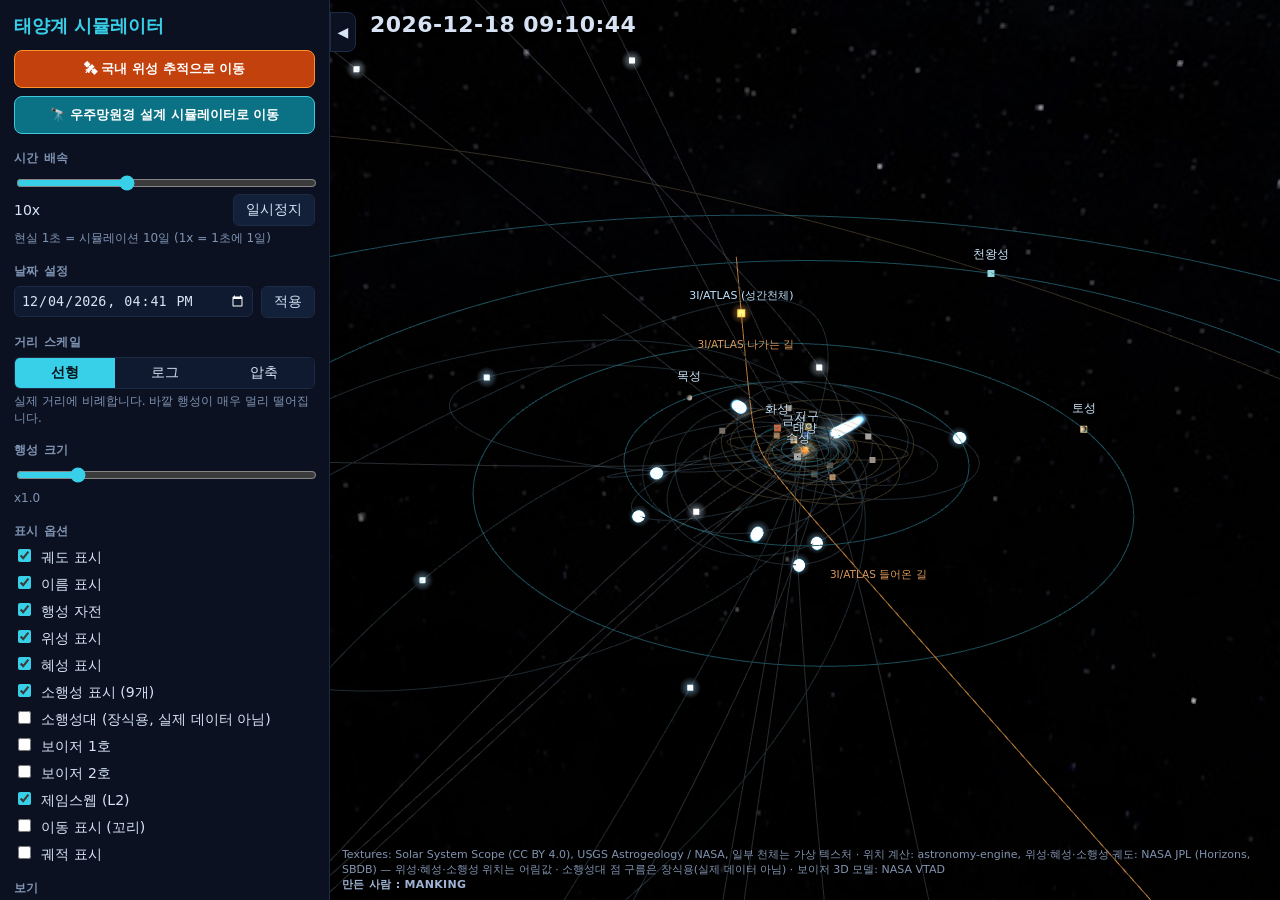
<file: index.html>
<!doctype html>
<html lang="ko">
<head>
  <meta charset="utf-8">
  <meta name="viewport" content="width=device-width, initial-scale=1">
  <title>태양계 시뮬레이터</title>
  <link rel="icon" type="image/png" href="icons/solar-192.png">
  <link rel="apple-touch-icon" href="icons/solar-180.png">
  <link rel="manifest" href="manifest-solar.webmanifest">
  <meta name="theme-color" content="#04060d">
  <link rel="stylesheet" href="style.css">
  <script type="importmap">
  {
    "imports": {
      "three": "./vendor/three/build/three.module.js",
      "three/addons/": "./vendor/three/examples/jsm/"
    }
  }
  </script>
  <script src="vendor/astronomy.browser.js"></script>
</head>
<body>
  <aside id="panel">
    <h1>태양계 시뮬레이터</h1>
    <a class="navbtn to-sat" href="satellites.html">🛰 국내 위성 추적으로 이동</a>
    <a class="navbtn to-tel" href="telescope.html">🔭 우주망원경 설계 시뮬레이터로 이동</a>

    <section>
      <h2>시간 배속</h2>
      <input id="speed" type="range" min="0" max="1000" step="1" value="363">
      <div class="row">
        <span id="speedText">10x</span>
        <button id="pauseBtn" type="button">일시정지</button>
      </div>
      <div class="hint" id="speedHint"></div>
    </section>

    <section>
      <h2>날짜 설정</h2>
      <div class="row">
        <input id="dateInput" type="datetime-local" step="60">
        <button id="applyDate" type="button">적용</button>
      </div>
    </section>

    <section>
      <h2>거리 스케일</h2>
      <div class="seg" id="scaleMode">
        <label><input type="radio" name="scale" value="linear" checked><span>선형</span></label>
        <label><input type="radio" name="scale" value="log"><span>로그</span></label>
        <label><input type="radio" name="scale" value="compress"><span>압축</span></label>
      </div>
      <div class="hint" id="scaleHint"></div>
    </section>

    <section>
      <h2>행성 크기</h2>
      <input id="sizeScale" type="range" min="0.3" max="4" step="0.1" value="1">
      <div class="hint" id="sizeText">x1.0</div>
    </section>

    <section>
      <h2>표시 옵션</h2>
      <div class="checks">
        <label><input type="checkbox" id="optOrbit" checked> 궤도 표시</label>
        <label><input type="checkbox" id="optLabel" checked> 이름 표시</label>
        <label><input type="checkbox" id="optSpin" checked> 행성 자전</label>
        <label><input type="checkbox" id="optMoons" checked> 위성 표시</label>
        <label><input type="checkbox" id="optComets" checked> 혜성 표시</label>
        <label><input type="checkbox" id="optAsteroids" checked> 소행성 표시 (9개)</label>
        <label><input type="checkbox" id="optBelt"> 소행성대 (장식용, 실제 데이터 아님)</label>
        <label><input type="checkbox" id="optVoyager1"> 보이저 1호</label>
        <label><input type="checkbox" id="optVoyager2"> 보이저 2호</label>
        <label><input type="checkbox" id="optJwst" checked> 제임스웹 (L2)</label>
        <label><input type="checkbox" id="optTail"> 이동 표시 (꼬리)</label>
        <label><input type="checkbox" id="optPath"> 궤적 표시</label>
      </div>
    </section>

    <section>
      <h2>보기</h2>
      <button id="resetView" type="button" class="wide">태양계 전체 보기</button>
      <button id="voyagerView" type="button" class="wide" style="margin-top:6px">보이저 뷰 (켜 둔 보이저가 보이게 뒤로 빼기)</button>
      <div class="hint">천체를 누르면 화면에 정보창, 두 번 누르면 따라가며 확대합니다. 혜성·소행성 이름은 고르거나 가까이 가면 보입니다.</div>
    </section>

    <section>
      <h2>천체 정보</h2>
      <div id="cards"></div>
    </section>

    <section>
      <h2>혜성 <span class="hint" style="display:inline">(성간천체 3I/ATLAS 포함)</span></h2>
      <div class="row"><button id="cometsAll" type="button">전체 켜기</button><button id="cometsNone" type="button">전체 끄기</button></div>
      <details class="host" style="margin-top:6px"><summary id="cometSummary">혜성 목록</summary><div id="cometCards" class="cards-in"></div></details>
    </section>

    <section>
      <h2>소행성·왜행성</h2>
      <div class="row"><button id="astAll" type="button">전체 켜기</button><button id="astNone" type="button">전체 끄기</button></div>
      <details class="host" style="margin-top:6px"><summary id="astSummary">소행성 목록</summary><div id="astCards" class="cards-in"></div></details>
      <div class="card" style="margin-top:6px; cursor:default"><div class="name"><span>소행성대 (장식용)</span><span class="badge fictional">장식용</span></div>
        <div class="stats">장식용, 실제 데이터 아님. 시각 연출을 위한 가짜 점 구름입니다(약 4,000개, 2.1~3.3 AU). 실제 소행성은 위 9개만 실제 궤도입니다.</div></div>
    </section>

    <section>
      <h2>탐사선</h2>
      <div id="vgCards"></div>
      <div class="hint">제임스웹 카드의 버튼으로 우주망원경 설계 시뮬레이터(실제 NASA 3D 모델)를 엽니다. 위의 보이저 1호·2호 체크박스로 보이저를 켭니다. 모델: NASA VTAD (쌍둥이 탐사선이라 같은 모델을 복제해 씁니다).</div>
    </section>

    <section>
      <h2>위성 <span class="hint" style="display:inline">(행성에 가까이 가면 나타납니다)</span></h2>
      <div id="moonCards"></div>
    </section>
  </aside>

  <button id="panelToggle" type="button" title="패널 접기/펼치기">◀</button>
  <button id="quickPause" type="button" title="일시정지/재생">⏸</button>

  <main id="stage">
    <div id="simDate"></div>
    <div id="loading"><div id="loadingText">텍스처 불러오는 중…</div><div id="loadingBar"><div id="loadingFill"></div></div></div>
    <div id="status"></div>
    <div id="credits"><details><summary>출처·안내</summary>Textures: Solar System Scope (CC BY 4.0), USGS Astrogeology / NASA, 일부 천체는 가상 텍스처 · 위치 계산: astronomy-engine, 위성·혜성·소행성 궤도: NASA JPL (Horizons, SBDB) — 위성·혜성·소행성 위치는 어림값 · 소행성대 점 구름은 장식용(실제 데이터 아님) · 보이저 3D 모델: NASA VTAD</details><b class="maker">만든 사람 : MANKING</b></div>
    <script>if (matchMedia("(min-width: 801px)").matches) document.querySelector("#credits details").open = true;</script>
  </main>

  <script type="module" src="src/main.js"></script>
  <script>if ('serviceWorker' in navigator) navigator.serviceWorker.register('sw.js').catch(() => {});</script>
</body>
</html>
</file>
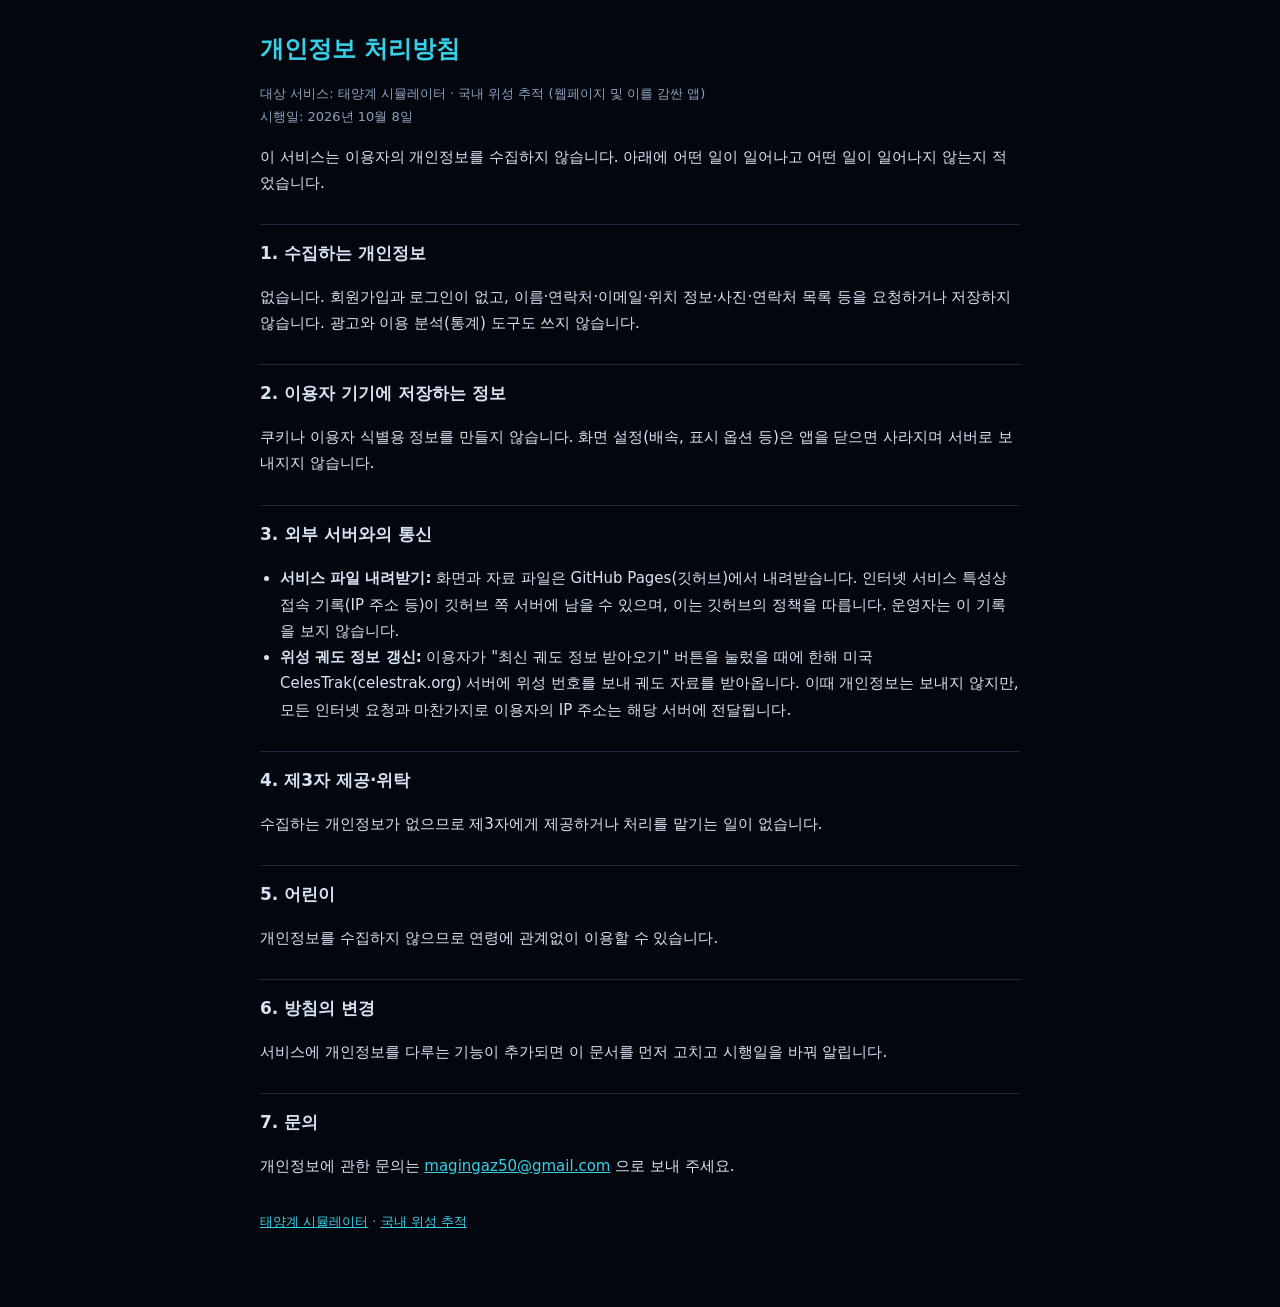
<file: privacy.html>
<!doctype html>
<html lang="ko">
<head>
  <meta charset="utf-8">
  <meta name="viewport" content="width=device-width, initial-scale=1">
  <title>개인정보 처리방침</title>
  <link rel="icon" href="data:,">
  <style>
    :root { --bg:#04060d; --text:#d7e3f4; --dim:#8da0bd; --accent:#38d0e8; --line:#1c2a44; }
    body { margin:0; background:var(--bg); color:var(--text); font-family:"Malgun Gothic","Apple SD Gothic Neo",system-ui,sans-serif; line-height:1.75; }
    main { max-width: 760px; margin: 0 auto; padding: 28px 18px 60px; }
    h1 { font-size: 24px; color: var(--accent); margin: 0 0 4px; }
    h2 { font-size: 17px; margin: 28px 0 6px; padding-top: 14px; border-top: 1px solid var(--line); }
    p, li { font-size: 15px; }
    .dim { color: var(--dim); font-size: 13px; }
    a { color: var(--accent); }
    ul { padding-left: 20px; }
  </style>
</head>
<body>
<main>
  <h1>개인정보 처리방침</h1>
  <p class="dim">대상 서비스: 태양계 시뮬레이터 · 국내 위성 추적 (웹페이지 및 이를 감싼 앱)<br>시행일: 2026년 10월 8일</p>

  <p>이 서비스는 이용자의 개인정보를 수집하지 않습니다. 아래에 어떤 일이 일어나고 어떤 일이 일어나지 않는지 적었습니다.</p>

  <h2>1. 수집하는 개인정보</h2>
  <p>없습니다. 회원가입과 로그인이 없고, 이름·연락처·이메일·위치 정보·사진·연락처 목록 등을 요청하거나 저장하지 않습니다. 광고와 이용 분석(통계) 도구도 쓰지 않습니다.</p>

  <h2>2. 이용자 기기에 저장하는 정보</h2>
  <p>쿠키나 이용자 식별용 정보를 만들지 않습니다. 화면 설정(배속, 표시 옵션 등)은 앱을 닫으면 사라지며 서버로 보내지지 않습니다.</p>

  <h2>3. 외부 서버와의 통신</h2>
  <ul>
    <li><b>서비스 파일 내려받기:</b> 화면과 자료 파일은 GitHub Pages(깃허브)에서 내려받습니다. 인터넷 서비스 특성상 접속 기록(IP 주소 등)이 깃허브 쪽 서버에 남을 수 있으며, 이는 깃허브의 정책을 따릅니다. 운영자는 이 기록을 보지 않습니다.</li>
    <li><b>위성 궤도 정보 갱신:</b> 이용자가 "최신 궤도 정보 받아오기" 버튼을 눌렀을 때에 한해 미국 CelesTrak(celestrak.org) 서버에 위성 번호를 보내 궤도 자료를 받아옵니다. 이때 개인정보는 보내지 않지만, 모든 인터넷 요청과 마찬가지로 이용자의 IP 주소는 해당 서버에 전달됩니다.</li>
  </ul>

  <h2>4. 제3자 제공·위탁</h2>
  <p>수집하는 개인정보가 없으므로 제3자에게 제공하거나 처리를 맡기는 일이 없습니다.</p>

  <h2>5. 어린이</h2>
  <p>개인정보를 수집하지 않으므로 연령에 관계없이 이용할 수 있습니다.</p>

  <h2>6. 방침의 변경</h2>
  <p>서비스에 개인정보를 다루는 기능이 추가되면 이 문서를 먼저 고치고 시행일을 바꿔 알립니다.</p>

  <h2>7. 문의</h2>
  <p>개인정보에 관한 문의는 <a href="mailto:magingaz50@gmail.com">magingaz50@gmail.com</a> 으로 보내 주세요.</p>

  <p class="dim" style="margin-top:32px"><a href="index.html">태양계 시뮬레이터</a> · <a href="satellites.html">국내 위성 추적</a></p>
</main>
</body>
</html>
</file>
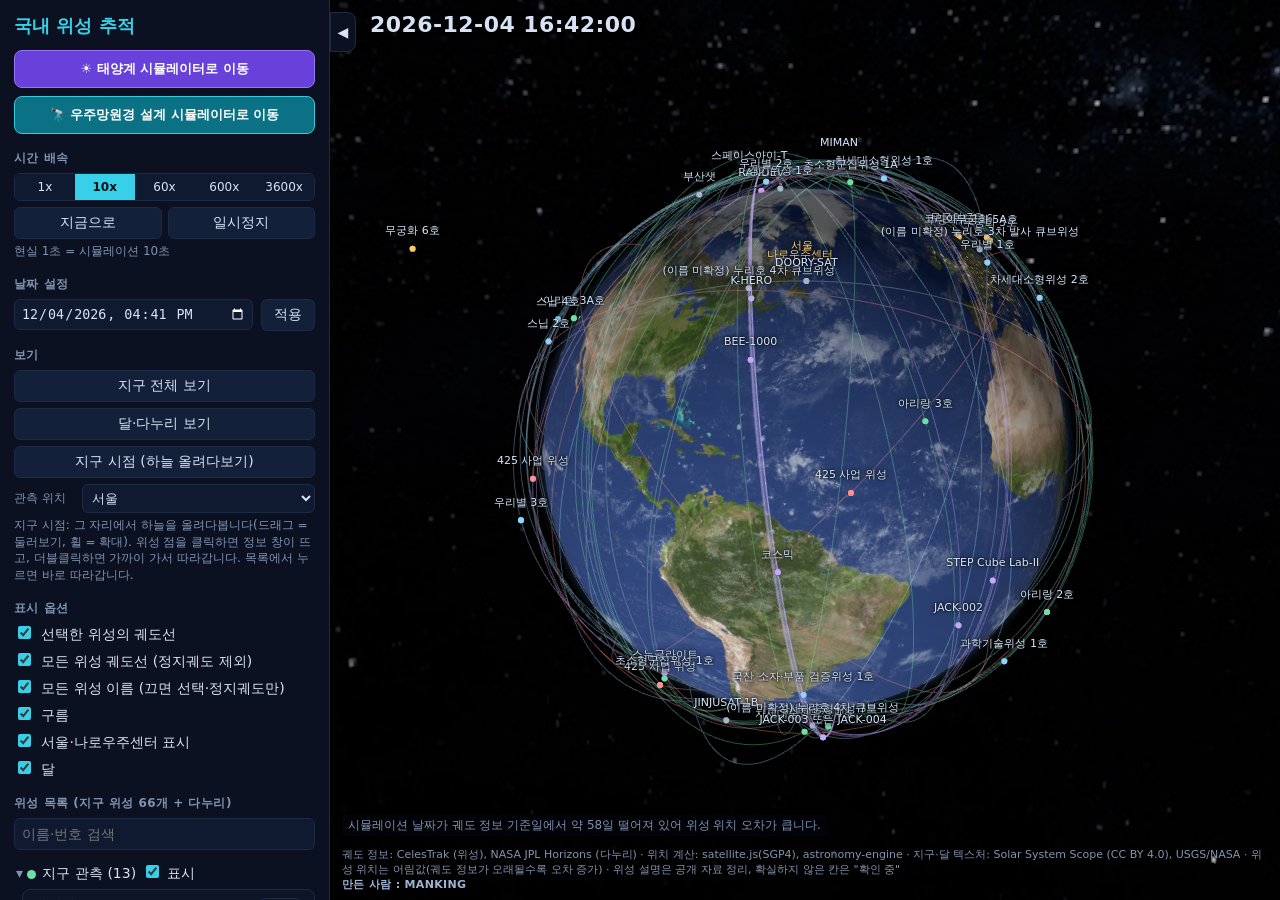
<file: satellites.html>
<!doctype html>
<html lang="ko">
<head>
  <meta charset="utf-8">
  <meta name="viewport" content="width=device-width, initial-scale=1">
  <title>국내 위성 추적</title>
  <link rel="icon" type="image/png" href="icons/sat-192.png">
  <link rel="apple-touch-icon" href="icons/sat-180.png">
  <link rel="manifest" href="manifest-sat.webmanifest">
  <meta name="theme-color" content="#04060d">
  <link rel="stylesheet" href="style.css">
  <link rel="stylesheet" href="satellites.css">
  <script type="importmap">
  {
    "imports": {
      "three": "./vendor/three/build/three.module.js",
      "three/addons/": "./vendor/three/examples/jsm/"
    }
  }
  </script>
  <script src="vendor/astronomy.browser.js"></script>
  <script src="vendor/satellite.min.js"></script>
</head>
<body>
  <aside id="panel">
    <h1>국내 위성 추적</h1>
    <a class="navbtn to-solar" href="index.html">☀ 태양계 시뮬레이터로 이동</a>
    <a class="navbtn to-tel" href="telescope.html">🔭 우주망원경 설계 시뮬레이터로 이동</a>

    <section>
      <h2>시간 배속</h2>
      <div class="seg" id="speedBtns">
        <label><input type="radio" name="spd" value="1"><span>1x</span></label>
        <label><input type="radio" name="spd" value="10" checked><span>10x</span></label>
        <label><input type="radio" name="spd" value="60"><span>60x</span></label>
        <label><input type="radio" name="spd" value="600"><span>600x</span></label>
        <label><input type="radio" name="spd" value="3600"><span>3600x</span></label>
      </div>
      <div class="row" style="margin-top:6px; gap:6px">
        <button id="nowBtn" type="button" style="flex:1">지금으로</button>
        <button id="pauseBtn" type="button" style="flex:1">일시정지</button>
      </div>
      <div class="hint" id="speedHint"></div>
    </section>

    <section>
      <h2>날짜 설정</h2>
      <div class="row">
        <input id="dateInput" type="datetime-local" step="60">
        <button id="applyDate" type="button">적용</button>
      </div>
    </section>

    <section>
      <h2>보기</h2>
      <button id="viewEarth" type="button" class="wide">지구 전체 보기</button>
      <button id="viewMoon" type="button" class="wide" style="margin-top:6px">달·다누리 보기</button>
      <button id="viewGround" type="button" class="wide" style="margin-top:6px">지구 시점 (하늘 올려다보기)</button>
      <div class="row" style="margin-top:6px"><span class="hint" style="margin:0">관측 위치</span><select id="groundPlace" style="flex:1;margin-left:8px"></select></div>
      <div class="hint">지구 시점: 그 자리에서 하늘을 올려다봅니다(드래그 = 둘러보기, 휠 = 확대). 위성 점을 클릭하면 정보 창이 뜨고, 더블클릭하면 가까이 가서 따라갑니다. 목록에서 누르면 바로 따라갑니다.</div>
    </section>

    <section>
      <h2>표시 옵션</h2>
      <div class="checks">
        <label><input type="checkbox" id="optOrbit" checked> 선택한 위성의 궤도선</label>
        <label><input type="checkbox" id="optAllOrbits" checked> 모든 위성 궤도선 (정지궤도 제외)</label>
        <label><input type="checkbox" id="optLabels" checked> 모든 위성 이름 (끄면 선택·정지궤도만)</label>
        <label><input type="checkbox" id="optClouds" checked> 구름</label>
        <label><input type="checkbox" id="optSites" checked> 서울·나로우주센터 표시</label>
        <label><input type="checkbox" id="optMoon" checked> 달</label>
      </div>
    </section>

    <section>
      <h2>위성 목록 <span id="countText" class="hint" style="display:inline"></span></h2>
      <input id="search" type="search" placeholder="이름·번호 검색" autocomplete="off">
      <div id="groups" style="margin-top:6px"></div>
    </section>

    <section>
      <h2>누리호 5차 (2026-10-07) 위성</h2>
      <div class="hint">발사 직후라 궤도 정보(번호)가 아직 올라오지 않았습니다. 올라오면 지도에 나타납니다.</div>
      <div id="pending" style="margin-top:6px"></div>
    </section>

    <section>
      <h2>궤도 정보</h2>
      <div class="hint" id="dataInfo"></div>
      <button id="refreshBtn" type="button" class="wide" style="margin-top:6px">최신 궤도 정보 받아오기 (CelesTrak)</button>
      <div class="hint" id="refreshStatus"></div>
    </section>
  </aside>

  <button id="panelToggle" type="button" title="패널 접기/펼치기">◀</button>
  <button id="quickPause" type="button" title="일시정지/재생">⏸</button>

  <main id="stage">
    <div id="simDate"></div>
    <div id="infoCard" class="infocard popup" hidden></div>
    <div id="loading"><div id="loadingText">지구 텍스처 불러오는 중…</div><div id="loadingBar"><div id="loadingFill"></div></div></div>
    <div id="status"></div>
    <div id="credits"><details><summary>출처·안내</summary>궤도 정보: CelesTrak (위성), NASA JPL Horizons (다누리) · 위치 계산: satellite.js(SGP4), astronomy-engine · 지구·달 텍스처: Solar System Scope (CC BY 4.0), USGS/NASA · 위성 위치는 어림값(궤도 정보가 오래될수록 오차 증가) · 위성 설명은 공개 자료 정리, 확실하지 않은 칸은 "확인 중"</details><b class="maker">만든 사람 : MANKING</b></div>
    <script>if (matchMedia("(min-width: 801px)").matches) document.querySelector("#credits details").open = true;</script>
  </main>

  <script type="module" src="src/sat/main.js"></script>
  <script>if ('serviceWorker' in navigator) navigator.serviceWorker.register('sw.js').catch(() => {});</script>
</body>
</html>
</file>
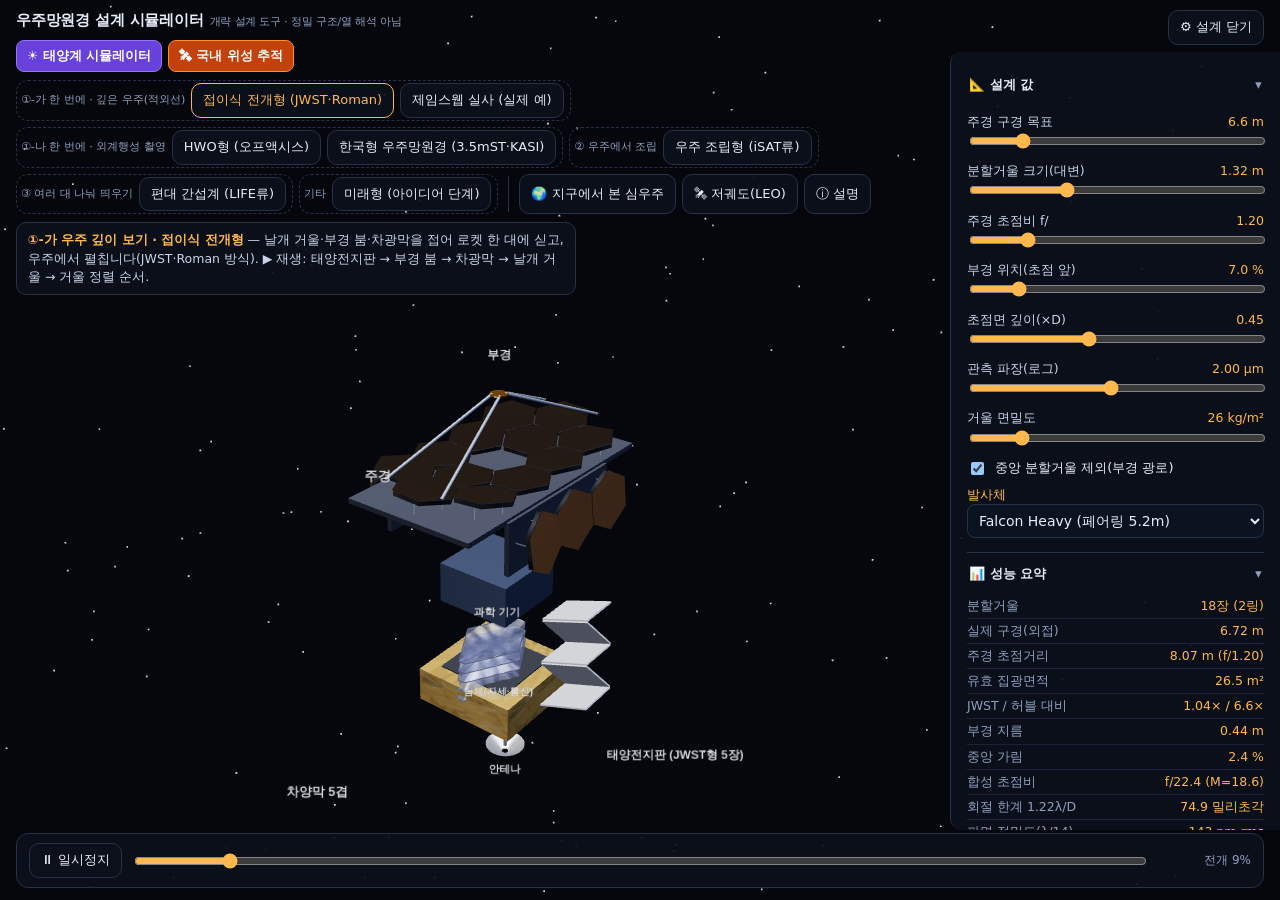
<file: telescope.html>
<!doctype html>
<html lang="ko">
<head>
  <meta charset="utf-8">
  <meta name="viewport" content="width=device-width,initial-scale=1,viewport-fit=cover">
  <title>우주망원경 설계 시뮬레이터</title>
  <link rel="icon" type="image/png" href="icons/solar-192.png">
  <meta name="theme-color" content="#05070d">
  <link rel="stylesheet" href="telescope.css">
  <script type="importmap">
  {
    "imports": {
      "three": "./vendor/three/build/three.module.js"
    }
  }
  </script>
</head>
<body>
<canvas id="c"></canvas>
<div id="top">
  <h1>우주망원경 설계 시뮬레이터<small>개략 설계 도구 · 정밀 구조/열 해석 아님</small></h1>
  <div class="navs"><a class="navbtn to-solar" href="index.html">☀ 태양계 시뮬레이터</a><a class="navbtn to-sat" href="satellites.html">🛰 국내 위성 추적</a></div>
  <div class="tabs" id="tabs"></div>
  <div id="info"></div>
</div>
<button class="btn" id="gear">⚙ 설계</button>
<aside id="panel"></aside>
<div id="bar">
  <button class="btn" id="play">▶ 재생</button>
  <input type="range" id="tl" min="0" max="1000" value="1000">
  <span class="lab" id="tlab"></span>
</div>
<div id="err"><div><h2 style="margin:0 0 8px">3D 라이브러리를 불러오지 못했습니다</h2><p style="color:var(--mu)">vendor/three 폴더가 있는지 확인하고, 서버(py -m http.server 8000)로 열어 주세요.</p></div></div>
<script type="module" src="src/telescope/main.js"></script>
</body>
</html>
</file>
<file: style.css>
:root {
  --bg: #04060d;
  --panel: #0b1120;
  --line: #1c2a44;
  --text: #d7e3f4;
  --dim: #7f93b2;
  --accent: #38d0e8;
  --panel-w: 330px;
}
* { box-sizing: border-box; }
html, body { margin: 0; height: 100%; background: var(--bg); color: var(--text);
  font-family: "Malgun Gothic", "Apple SD Gothic Neo", system-ui, sans-serif; font-size: 14px; overflow: hidden; }

#panel { position: fixed; left: 0; top: 0; bottom: 0; width: var(--panel-w); background: var(--panel);
  border-right: 1px solid var(--line); overflow-y: auto; padding: 14px 14px 24px; z-index: 5; }
body.collapsed #panel { display: none; }
body.collapsed #stage { left: 0; }
body.collapsed #panelToggle { left: 0; }

#panel h1 { font-size: 18px; margin: 0 0 12px; color: var(--accent); }
#panel h2 { font-size: 12px; letter-spacing: .04em; color: var(--dim); margin: 16px 0 6px; text-transform: none; }
.row { display: flex; align-items: center; gap: 8px; justify-content: space-between; }
.hint { color: var(--dim); font-size: 12px; margin-top: 4px; line-height: 1.4; }

input[type=range] { width: 100%; accent-color: var(--accent); }
input[type=datetime-local] { flex: 1; min-width: 0; background: #0f1a30; color: var(--text);
  border: 1px solid var(--line); border-radius: 6px; padding: 6px; color-scheme: dark; }
button { background: #12203a; color: var(--text); border: 1px solid var(--line); border-radius: 6px;
  padding: 6px 12px; cursor: pointer; font: inherit; }
button:hover { border-color: var(--accent); }
button.wide { width: 100%; }

#panelToggle { position: fixed; left: var(--panel-w); top: 12px; z-index: 6; width: 26px; height: 40px; padding: 0;
  border-radius: 0 8px 8px 0; background: var(--panel); }
#stage { position: fixed; left: var(--panel-w); right: 0; top: 0; bottom: 0; }
#stage canvas { display: block; }
#labels { position: absolute; inset: 0; pointer-events: none; overflow: hidden; z-index: 1; }   /* 이름표는 이 층 안에만: 정보창·목록보다 아래 */
.label { color: #cfe9ff; font-size: 12px; text-shadow: 0 0 4px #000, 0 0 2px #000; white-space: nowrap; margin-top: -18px; }
.label.sel { color: var(--accent); font-weight: bold; }

#simDate { position: absolute; left: 40px; top: 12px; font-size: 22px; font-weight: 600; letter-spacing: .02em;
  text-shadow: 0 0 6px #000; pointer-events: none; z-index: 3; }
body.collapsed #simDate { left: 40px; }
#status { position: absolute; left: 12px; bottom: 64px; font-size: 12px; color: var(--dim); text-shadow: 0 0 4px #000; z-index: 3;
  background: rgba(4,6,13,.7); padding: 2px 6px; border-radius: 4px; }
#status:empty { display: none; }
#credits { position: absolute; left: 12px; right: 12px; bottom: 8px; font-size: 11px; color: #8193b0; z-index: 3; }
#credits summary { cursor: pointer; width: max-content; padding: 2px 0; }
#credits details[open] summary { display: none; }   /* 펼친 뒤에는 글만 */

#loading { position: absolute; left: 50%; top: 50%; transform: translate(-50%, -50%); width: 280px; text-align: center; z-index: 4;
  background: rgba(11,17,32,.9); border: 1px solid var(--line); border-radius: 10px; padding: 14px; }
#loading.done { display: none; }
#loadingBar { height: 6px; background: #14213a; border-radius: 3px; margin-top: 8px; overflow: hidden; }
#loadingFill { height: 100%; width: 0; background: var(--accent); transition: width .15s; }

#cards { display: flex; flex-direction: column; gap: 6px; }
.card { border: 1px solid var(--line); border-radius: 8px; padding: 8px 10px; cursor: pointer; background: #0d1527; }
.card:hover { border-color: #2c4a73; }
.card.sel { border-color: var(--accent); background: #0e1c33; }
.card .name { font-weight: 600; display: flex; justify-content: space-between; align-items: center; }
.card .stats { color: var(--dim); font-size: 12px; margin-top: 4px; line-height: 1.5; }
.badge { font-size: 10.5px; font-weight: normal; padding: 1px 6px; border-radius: 9px; border: 1px solid var(--line); color: var(--dim); }
.badge.real { color: #6fe0a5; border-color: #2a6b4a; }
.badge.fictional { color: #ffc86b; border-color: #7a5a22; }
.badge.solid { color: #aab; }

.seg { display: flex; border: 1px solid var(--line); border-radius: 6px; overflow: hidden; }
.seg label { flex: 1; text-align: center; cursor: pointer; }
.seg input { display: none; }
.seg span { display: block; padding: 6px 0; background: #0f1a30; }
.seg input:checked + span { background: var(--accent); color: #04121a; font-weight: 600; }
.checks { display: flex; flex-direction: column; gap: 6px; }
.checks label { cursor: pointer; }
.checks input { accent-color: var(--accent); margin-right: 6px; }

.label.moon { font-size: 11px; color: #aebfd6; }
.label.moon.sel { color: var(--accent); }
details.host { margin-bottom: 6px; }
details.host > summary { cursor: pointer; color: var(--text); padding: 6px 2px; list-style: none; }
details.host > summary::before { content: '▸ '; color: var(--dim); }
details.host[open] > summary::before { content: '▾ '; }
details.host .cards-in { display: flex; flex-direction: column; gap: 6px; padding-left: 8px; }

.label.comet { font-size: 11px; color: #bfe3ff; }
.label.comet.sel { color: var(--accent); }
.label.comet.path { color: #ffb36b; font-size: 10.5px; opacity: .85; }   /* 성간천체 궤도선 이름표 */
.card .name input { accent-color: var(--accent); margin-right: 4px; }
.badge.comet { color: #8fd3ff; border-color: #2a5a7a; }
.badge.inter { color: #ffb86b; border-color: #8a5a22; }

.label.asteroid { font-size: 11px; color: #e0cfa8; }
.label.asteroid.sel { color: var(--accent); }

.label.voyager { font-size: 11.5px; color: #ffe29a; }
.label.voyager.sel { color: var(--accent); }

.maker { color: #9fb4d4; font-weight: 600; letter-spacing: .03em; }

/* ---- 폰·좁은 화면 (800px 이하) ---- */
#quickPause { display: none; }
@media (max-width: 800px) {
  :root { --panel-w: clamp(176px, 50vw, 240px); }   /* 폰에서는 메뉴 폭을 화면의 절반 정도로 */
  #panel { box-shadow: 4px 0 24px rgba(0,0,0,.6); padding: 8px 8px 80px; font-size: 12px; }
  #panel h1 { font-size: 14px; margin: 2px 0 6px; }
  #panel h2 { margin: 12px 0 4px; font-size: 11px; }
  #panel .row { flex-wrap: wrap; gap: 6px; }
  input[type=datetime-local] { font-size: 11px; padding: 6px 4px; min-width: 0; width: 100%; flex: 1 1 100%; }
  #panel button { padding: 8px 8px; font-size: 12px; }
  #panel button.wide { font-size: 11.5px; line-height: 1.3; }
  .hint { font-size: 11.5px; }
  .checks label { padding: 8px 0; display: block; }
  .card { padding: 7px 8px; }
  .card .stats { font-size: 11px; }
  .badge { font-size: 9.5px; padding: 1px 5px; }
  .seg span { padding: 10px 0; font-size: 12px; }
  #stage, body.collapsed #stage { left: 0; }           /* 패널은 화면 위에 겹쳐 나오고, 화면 크기는 그대로 */
  #panelToggle { top: 10px; width: 46px; height: 46px; font-size: 20px; border-radius: 0 12px 12px 0; }
  body.collapsed #panelToggle { border: 1px solid var(--accent); background: rgba(11,17,32,.92); }
  #simDate, body.collapsed #simDate { left: 62px; top: 14px; font-size: 15px; }
  #quickPause { display: block; position: fixed; right: 10px; top: 10px; z-index: 6; width: 46px; height: 46px; padding: 0; font-size: 18px;
    border-radius: 12px; background: rgba(11,17,32,.92); }
  body:not(.collapsed) #quickPause { display: none; }
  #status { bottom: 56px; font-size: 11.5px; max-width: 92%; }
  #credits { font-size: 10px; line-height: 1.4; }
  #credits summary { padding: 6px 0; }
  .label, .label.moon, .label.comet, .label.asteroid, .label.voyager { font-size: 11px; }
  #loading { width: 78%; }
}

/* 페이지 전환 버튼: 가려는 쪽의 색으로 칠해 한눈에 구분 */
.navbtn { display: block; text-align: center; font-weight: 700; font-size: 13px; text-decoration: none; padding: 9px 8px; border-radius: 8px; margin: 0 0 8px; color: #fff; }
.navbtn.to-sat { background: #c2410c; border: 1px solid #ff922b; }   /* 흰 글자 대비 5:1 이상 */
.navbtn.to-sat:hover { background: #d9480f; }
.navbtn.to-solar { background: #6741d9; border: 1px solid #9775fa; }
.navbtn.to-solar:hover { background: #7048e8; }
.navbtn.to-tel { background: #0b7285; border: 1px solid #3bc9db; }
.navbtn.to-tel:hover { background: #0c8599; }

/* 태양계: 선택한 천체 정보창 (위성 페이지 정보창과 같은 모양) */
#bodyCard { position: absolute; right: 12px; top: 12px; width: 300px; max-height: calc(100% - 110px); overflow-y: auto; z-index: 4;
  background: rgba(11,17,32,.96); border: 1px solid var(--line); border-radius: 8px; padding: 10px; box-shadow: 0 6px 24px rgba(0,0,0,.6); }
#bodyCard[hidden] { display: none; }
#bodyCard h3 { margin: 0 0 6px; font-size: 15px; color: var(--accent); display: flex; gap: 8px; align-items: center; justify-content: space-between; padding-right: 4px; }
#bodyCard .stats { color: var(--text); font-size: 12.5px; line-height: 1.55; }
#bodyCard .note { margin-top: 8px; color: var(--dim); font-size: 11.5px; }
#bodyCard .closex { float: right; width: 36px; height: 36px; padding: 0; font-size: 18px; margin: -6px -6px 0 6px; }
#bodyCard .navbtn { margin-top: 8px; }
/* 첫 화면 안내 */
#firstTip { position: absolute; left: 50%; top: 56px; transform: translateX(-50%); z-index: 4; background: rgba(11,17,32,.92); border: 1px solid var(--accent);
  border-radius: 8px; padding: 8px 14px; font-size: 13px; color: var(--text); pointer-events: none; transition: opacity .6s; max-width: 90%; text-align: center; }
#firstTip.gone { opacity: 0; }
@media (max-width: 800px) {
  #bodyCard { left: 8px; right: 8px; top: auto; bottom: 86px; width: auto; max-height: 45%; }
  #bodyCard .closex { width: 42px; height: 42px; }
  #firstTip { top: 66px; font-size: 12px; }
}
</file>
<file: satellites.css>
/* 국내 위성 추적 페이지 전용 보충 스타일 (공통 스타일은 style.css) */
.navlink { display: inline-block; color: var(--accent); font-size: 12px; text-decoration: none; margin: -6px 0 4px; }
.navlink:hover { text-decoration: underline; }
input[type=search] { width: 100%; background: #0f1a30; color: var(--text); border: 1px solid var(--line); border-radius: 6px; padding: 7px; font: inherit; }
.seg span { padding: 6px 0; font-size: 12px; }

.infocard { border: 1px solid var(--line); border-radius: 8px; padding: 10px; background: #0d1527; }
.infocard h3 { margin: 0 0 2px; font-size: 15px; color: var(--accent); }
.infocard .en { color: var(--dim); font-size: 11.5px; margin-bottom: 6px; }
.infocard table { width: 100%; border-collapse: collapse; font-size: 12.5px; }
.infocard td { padding: 3px 0; vertical-align: top; line-height: 1.45; }
.infocard td:first-child { color: var(--dim); width: 74px; white-space: nowrap; padding-right: 8px; }
.infocard .live td { color: #bfe3ff; }
.infocard .note { margin-top: 8px; color: var(--dim); font-size: 11.5px; line-height: 1.5; }
.infocard .btns { display: flex; gap: 6px; margin-top: 8px; }
.infocard .btns button { flex: 1; padding: 6px 4px; font-size: 12px; }

.badge.on { color: #6fe0a5; border-color: #2a6b4a; }
.badge.off { color: #aab; }
.badge.fail { color: #ff9b9b; border-color: #7a2a2a; }
.gdot { display: inline-block; width: 9px; height: 9px; border-radius: 50%; margin-right: 6px; vertical-align: -1px; }
details.host > summary label { cursor: pointer; margin-left: 6px; }
details.host > summary input { accent-color: var(--accent); }
.satitem .stats b { color: var(--text); font-weight: 600; }
.label.sat { font-size: 11px; color: #d6e8ff; }
.label.sat.sel { color: var(--accent); font-weight: bold; }
.label.site { font-size: 11px; color: #ffd27a; }
.label.moonlabel { font-size: 12px; color: #e8e8e8; }
@media (max-width: 800px) {
  .infocard { padding: 8px; }
  .infocard td { font-size: 11.5px; }
  .infocard td:first-child { width: 58px; }
}

/* 위성 정보 팝업 */
.infocard.popup { position: absolute; right: 12px; top: 12px; width: 340px; max-height: calc(100% - 60px); overflow-y: auto; z-index: 4; background: rgba(11,17,32,.96);
  box-shadow: 0 6px 24px rgba(0,0,0,.6); }
.infocard.popup[hidden] { display: none; }
.infocard .closex { float: right; width: 36px; height: 36px; padding: 0; line-height: 1; font-size: 18px; margin: -6px -6px 0 6px; }
@media (max-width: 800px) { .infocard .closex { width: 42px; height: 42px; } }
.infocard .modelnote { margin-top: 6px; color: #ffc86b; font-size: 11.5px; }
@media (max-width: 800px) {
  .infocard.popup { left: 8px; right: 8px; top: auto; bottom: 62px; width: auto; max-height: 52%; }
}

/* 지구 시점 (하늘 올려다보기) */
#viewGround.on { border-color: var(--accent); color: var(--accent); }
#groundPlace { background: #0f1a30; color: var(--text); border: 1px solid var(--line); border-radius: 6px; padding: 5px; font: inherit; font-size: 12.5px; }
#groundSky { display: none; position: absolute; inset: 0; pointer-events: none; opacity: 0; background: linear-gradient(to bottom, #2a6fd6 0%, #6aa8ee 60%, #a9d1f7 100%); }
.label.compass { font-size: 13px; color: #ffe8a3; text-shadow: 0 0 4px #000; }
.label.compass.main { font-size: 17px; font-weight: 700; color: #ffd27a; }
#skyList { position: absolute; left: 12px; top: 44px; width: 300px; max-height: calc(100% - 120px); overflow-y: auto; z-index: 3; background: rgba(11,17,32,.88);
  border: 1px solid var(--line); border-radius: 8px; padding: 6px 8px; font-size: 12px; }
#skyList[hidden] { display: none; }
#skyList .hd { display: flex; justify-content: space-between; gap: 8px; margin-bottom: 4px; color: var(--text); }
#skyList .hd span { color: var(--dim); }
#skyList .row { display: grid; grid-template-columns: 1fr auto auto; gap: 6px; padding: 3px 0; border-top: 1px solid #1a2438; cursor: pointer; align-items: center; }
#skyList .row.dim { display: block; color: var(--dim); cursor: default; font-size: 11px; }
#skyList .row:hover .nm { color: var(--accent); }
#skyList .tag { font-size: 10.5px; color: #aab; border: 1px solid #334; border-radius: 4px; padding: 0 4px; }
#skyList .tag.eye { color: #6fe0a5; border-color: #2a6b4a; }
@media (max-width: 800px) { #skyList { left: 8px; right: 8px; width: auto; top: 40px; max-height: 34%; } }
#skyList .hd { cursor: pointer; }
#skyList .fold { font-weight: 400; font-size: 11px; color: var(--dim); margin-left: 4px; }
#skyList.folded .row { display: none; }
@media (max-width: 800px) { #skyList { top: 52px; } }
.label.geogroup { font-size: 12px; color: #ffe8a3; border: 1px solid #6b5a2a; border-radius: 4px; padding: 1px 5px; background: rgba(20,16,4,.6); }
#skyPass { margin-top: 8px; border-top: 1px solid var(--line); padding-top: 6px; }
#skyPass .hd2 { color: var(--text); font-weight: 600; margin-bottom: 4px; }
#skyPass .prow { display: flex; gap: 8px; padding: 4px 0; border-top: 1px solid #1a2438; align-items: center; }
#skyPass .prow .pl { flex: 1; min-width: 0; }
#skyPass .prow .pt { color: #bfe3ff; font-variant-numeric: tabular-nums; }
#skyPass .prow .pd { color: var(--dim); font-size: 11px; }
#skyPass .prow button { font-size: 12px; padding: 8px 10px; white-space: nowrap; }
#skyList.folded #skyPass { display: none; }
#skyList { width: 330px; }
#skyPass .prow.past { opacity: .5; }
</file>
<file: telescope.css>
/* 레이아웃: 전체 화면 3D 캔버스 위에 모드 탭·설계 패널·타임라인 바를 얹은 단일 화면 도구. 어두운 우주 배경 단일 테마 */
:root{color-scheme:dark;--bg:#05070d;--pn:rgba(12,17,28,.92);--bd:#26324a;--tx:#e6ecf8;--mu:#8fa0bf;--ac:#ffb84d;--ac2:#4de3ff;--ok:#5ee38a;--bad:#ff6b6b;--ink2:#c9d4ea;--field:#0b1220;--row:#1a2438}
*{box-sizing:border-box}
html,body{margin:0;height:100%;background:var(--bg);color:var(--tx);font:14px/1.45 -apple-system,"Apple SD Gothic Neo","Noto Sans KR","Malgun Gothic",system-ui,sans-serif;overflow:hidden}
canvas#c{position:fixed;inset:0;width:100%;height:100%;display:block;touch-action:none}
#top{position:fixed;left:0;right:0;top:0;padding:calc(10px + env(safe-area-inset-top,0px)) 16px 10px;display:flex;flex-direction:column;gap:8px;pointer-events:none}
#top>*{pointer-events:auto}
h1{font-size:15px;margin:0;font-weight:700;letter-spacing:-.2px;padding-right:84px}
h1 small{color:var(--mu);font-weight:400;margin-left:6px;font-size:11px}
.tabs{display:flex;gap:6px;flex-wrap:wrap}
.tab,.btn{background:var(--pn);color:var(--tx);border:1px solid var(--bd);border-radius:10px;padding:7px 11px;font:inherit;font-size:13px;cursor:pointer;-webkit-tap-highlight-color:transparent}
.tab:focus-visible,.btn:focus-visible{outline:2px solid var(--ac2);outline-offset:2px}
.tab.on{border-color:var(--ac);color:var(--ac)}
.btn.on{border-color:var(--ac2);color:var(--ac2)}
#info{max-width:560px;background:var(--pn);border:1px solid var(--bd);border-radius:10px;padding:8px 11px;font-size:12.5px;color:var(--ink2)}
#info b{color:var(--ac)}
#gear{position:fixed;right:16px;top:calc(10px + env(safe-area-inset-top,0px));z-index:5}
#panel{position:fixed;right:0;top:calc(52px + env(safe-area-inset-top,0px));bottom:calc(70px + env(safe-area-inset-bottom,0px));width:330px;background:var(--pn);border-left:1px solid var(--bd);border-radius:12px 0 0 12px;padding:12px 16px;overflow:auto;transition:transform .25s}
#panel.hide{transform:translateX(105%)}
#panel h2{font-size:12px;color:var(--mu);font-weight:600;margin:14px 0 6px;letter-spacing:.3px}
#panel h2:first-child{margin-top:0}
.row{margin:8px 0}
.row label{display:flex;justify-content:space-between;font-size:12.5px;color:var(--ink2)}
.row label span:last-child{color:var(--ac);font-variant-numeric:tabular-nums}
input[type=range]{width:100%;accent-color:var(--ac)}
select{width:100%;background:var(--field);color:var(--tx);border:1px solid var(--bd);border-radius:8px;padding:7px;font:inherit}
.chk{display:flex;align-items:center;gap:8px;margin:6px 0;font-size:13px}
table{width:100%;border-collapse:collapse;font-size:12.5px}
td{padding:3px 0;border-bottom:1px solid var(--row);vertical-align:top}
td:last-child{text-align:right;color:var(--ac);font-variant-numeric:tabular-nums}
td.mu{color:var(--mu)}
.ok{color:var(--ok)!important}.bad{color:var(--bad)!important}
.note{font-size:11px;color:var(--mu);margin-top:10px}
#bar{position:fixed;left:16px;right:16px;bottom:calc(12px + env(safe-area-inset-bottom,0px));display:flex;gap:10px;align-items:center;background:var(--pn);border:1px solid var(--bd);border-radius:12px;padding:9px 12px}
#bar input{flex:1;min-width:0}
#bar .lab{font-size:12px;color:var(--mu);min-width:92px;text-align:right;font-variant-numeric:tabular-nums}
#err{position:fixed;inset:0;display:none;align-items:center;justify-content:center;background:var(--bg);padding:24px;text-align:center;z-index:20}
@media (max-width:760px){
 .tabs{flex-wrap:nowrap;overflow-x:auto;scrollbar-width:none;-webkit-overflow-scrolling:touch;padding-bottom:2px}   /* 탭은 한 줄, 옆으로 밀어 보기 */
 .tabs::-webkit-scrollbar{display:none}
 .tab,.btn{flex:0 0 auto}
 #info{max-height:4.8em;overflow:auto}
 .navs .navbtn{padding:4px 8px;font-size:11.5px}
 #panel{top:auto;bottom:calc(66px + env(safe-area-inset-bottom,0px));left:8px;right:8px;width:auto;max-height:23vh;border:1px solid var(--bd);border-radius:12px;padding:8px 12px;overscroll-behavior:contain}   /* 설계창: 기본으로 아래에, 작게, 안에서 스크롤 */
 #panel.hide{transform:translateY(120%)}
 #info{max-width:none;font-size:12px}
 h1 small{display:none}
 #gear{top:calc(8px + env(safe-area-inset-top,0px))}
 #bar .lab{min-width:76px}
}
@media (min-width:761px){#top{padding-right:366px}}
@media (prefers-reduced-motion:reduce){#panel{transition:none}}
/* 다른 페이지로 가는 버튼 (태양계·위성 페이지와 같은 색 규칙: 주황=위성, 보라=태양계) */
.navs{display:flex;gap:6px;flex-wrap:wrap}
.navbtn{display:inline-block;font-weight:700;font-size:12.5px;text-decoration:none;padding:6px 10px;border-radius:8px;color:#fff}
.navbtn.to-solar{background:#6741d9;border:1px solid #9775fa}.navbtn.to-solar:hover{background:#7048e8}
.navbtn.to-sat{background:#c2410c;border:1px solid #ff922b}.navbtn.to-sat:hover{background:#d9480f}


/* 고급 계산 상자(접기), 쉬운 설명, 판정 문장 */
details.adv{border:1px solid var(--bd);border-radius:8px;margin:8px 0;background:var(--field)}
details.adv>summary{cursor:pointer;padding:11px 10px;font-weight:600;font-size:13px;color:var(--tx);list-style-position:inside}
details.adv[open]>summary{border-bottom:1px solid var(--bd)}
details.adv>:not(summary){margin-left:10px;margin-right:10px}
details.adv>:last-child{margin-bottom:10px}
.easy{font-size:11.5px;color:var(--ink2);line-height:1.55;margin:6px 0}
.verdict{font-size:12.5px;padding:7px 9px;border-radius:6px;margin:8px 0;line-height:1.45}
.verdict.ok{background:rgba(94,227,138,.12)}.verdict.bad{background:rgba(255,107,107,.12)}
.note a{display:inline-block;padding:5px 0}
/* 탭 줄: 망원경 종류와 보기 전환 사이 구분선 */
.tabs .sep{flex:0 0 1px;align-self:stretch;background:var(--bd);margin:2px 4px}
/* 차양막 비교 카드 */
.shcard{border:1px solid var(--bd);border-radius:8px;padding:8px 10px;margin:6px 0;font-size:12px;background:rgba(0,0,0,.15)}
.shcard.on{border-color:var(--ac)}
.shcard>b{color:var(--tx)}
.shcard dl{display:grid;grid-template-columns:auto 1fr;gap:3px 10px;margin:6px 0 0}
.shcard dt{color:var(--mu);white-space:nowrap}.shcard dd{margin:0;color:var(--ink2)}
/* 형태 묶음 이름 (① ② ③ 기타) */
.tabs .grp{flex:0 0 auto;align-self:center;font-size:11px;color:var(--mu);margin:0 0 0 6px;white-space:nowrap}
.tabs .grp:first-child{margin-left:0}
/* 거울 맞추기 */
.seg3{display:flex;gap:4px;margin:6px 0}
.seg3 button,.steps button{flex:1;background:var(--pn);color:var(--tx);border:1px solid var(--bd);border-radius:8px;padding:7px 4px;font:inherit;font-size:12px;cursor:pointer}
.seg3 button.on,.steps button.on{border-color:var(--ac);color:var(--ac)}
.steps{display:grid;grid-template-columns:repeat(5,1fr);gap:4px;margin:6px 0}
.steps button{padding:6px 2px;font-size:11px;line-height:1.25}
.row2{display:flex;gap:6px;margin:6px 0;flex-wrap:wrap}
.row2 .btn{flex:1;padding:7px 6px;font-size:12px}
#alnSec .mu{color:var(--mu)}
@media (max-width:760px){
 #alnC{max-width:150px!important}   /* 폰: 작은 설계창 안에서 별 그림과 단계 버튼이 함께 보이게 */
 .steps{grid-template-columns:repeat(5,1fr)}
 .steps button{font-size:10.5px;padding:5px 1px}
 .tabs .grp{font-size:10.5px}
}
.tabs .grpbox{display:flex;gap:6px;align-items:center;flex:0 0 auto;padding:2px 6px 2px 4px;border:1px dashed var(--bd);border-radius:12px}
#alnSec .note a{color:var(--ac2);display:inline;padding:0}
/* 설계창 묶음: 눌러서 접고 펼침 */
details.sec{border-top:1px solid var(--bd);padding:2px 0 6px}
details.sec:first-child{border-top:0}
details.sec>summary{list-style:none;cursor:pointer;font-size:13px;font-weight:700;color:var(--tx);padding:10px 2px;display:flex;align-items:center;gap:6px;-webkit-tap-highlight-color:transparent}
details.sec>summary::-webkit-details-marker{display:none}
details.sec>summary::after{content:'▸';margin-left:auto;color:var(--mu);transition:transform .15s}
details.sec[open]>summary::after{transform:rotate(90deg)}
details.more{margin:4px 0}
details.more>summary{cursor:pointer;font-size:11.5px;color:var(--ac2);padding:4px 0}
/* 폰: 거울 맞추기 별 그림을 띄우는 작은 창 */
#alnFloat{position:fixed;right:8px;z-index:6;width:132px;background:var(--pn);border:1px solid var(--bd);border-radius:10px;padding:4px 4px 5px;box-shadow:0 4px 16px rgba(0,0,0,.5)}
#alnFloat .ft{font-size:10.5px;color:var(--mu);text-align:center;margin-bottom:2px}
#alnFloat canvas{width:100%!important;max-width:none!important;margin:0 0 3px!important}
#alnFloatTxt{font-size:11px;text-align:center;color:var(--ac)}
/* 눌림 표시: 누르는 순간 색 반전 + 살짝 작아짐 (폰은 :active 가 짧아 .flash 로 0.25초 유지) */
.btn,.tab,.seg3 button,.steps button{transition:background .12s,color .12s,transform .08s}
.btn:active,.tab:active,.seg3 button:active,.steps button:active,
.btn.flash,.tab.flash,.seg3 button.flash,.steps button.flash{background:var(--ac);color:#05070d;border-color:var(--ac);transform:scale(.95)}
</file>
